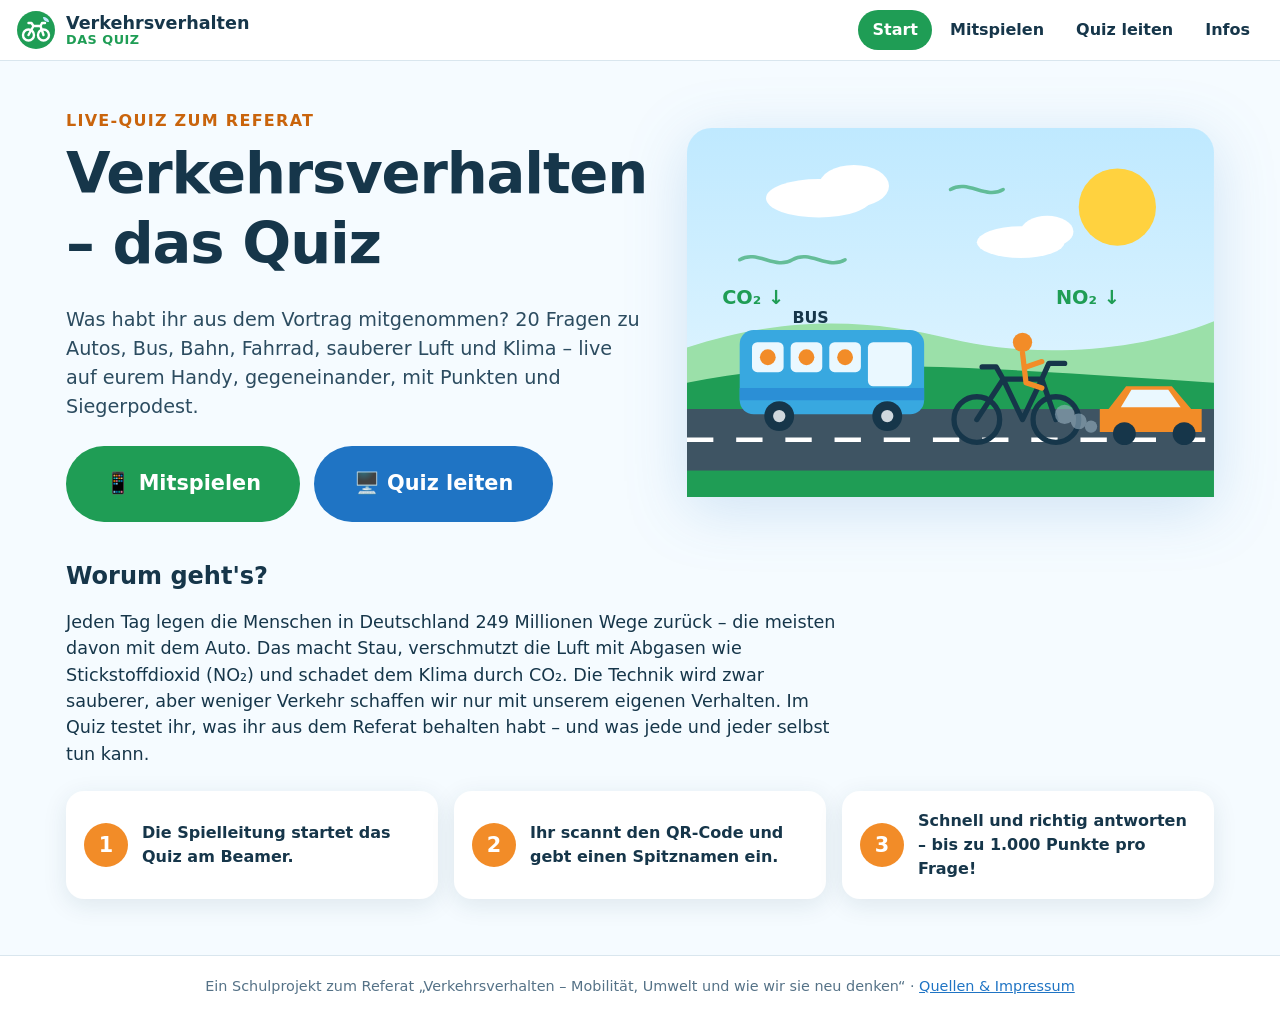
<file: verkehrsquiz/index.html>
<!doctype html>
<html lang="de">
<head>
  <meta charset="utf-8">
  <meta name="viewport" content="width=device-width, initial-scale=1">
  <title>Verkehrsverhalten – das Quiz</title>
  <meta name="description" content="Live-Quiz zum Referat „Verkehrsverhalten – Mobilität, Umwelt und wie wir sie neu denken“.">
  <meta name="theme-color" content="#1f9d55">
  <link rel="icon" href="assets/favicon.svg" type="image/svg+xml">
  <link rel="stylesheet" href="assets/style.css">
</head>
<body class="page-start">
  <header data-site-header></header>
  <main>
    <section class="hero">
      <div class="hero-text">
        <p class="eyebrow">Live-Quiz zum Referat</p>
        <h1>Verkehrsverhalten – das Quiz</h1>
        <p class="lead">Was habt ihr aus dem Vortrag mitgenommen? 20 Fragen zu Autos, Bus, Bahn, Fahrrad, sauberer Luft und Klima – live auf eurem Handy, gegeneinander, mit Punkten und Siegerpodest.</p>
        <div class="hero-actions">
          <a class="btn btn-primary btn-big" href="mitspielen/">📱 Mitspielen</a>
          <a class="btn btn-secondary btn-big" href="leiten/">🖥️ Quiz leiten</a>
        </div>
      </div>
      <div class="hero-art">
        <svg viewBox="0 0 600 420" role="img" aria-label="Illustration: Fahrrad, Bus und Auto auf einer Straße unter blauem Himmel mit sauberer Luft">
          <defs>
            <linearGradient id="sky" x1="0" y1="0" x2="0" y2="1"><stop offset="0" stop-color="#bfe9ff"/><stop offset="1" stop-color="#eaf8ff"/></linearGradient>
          </defs>
          <rect width="600" height="420" rx="28" fill="url(#sky)"/>
          <circle cx="490" cy="90" r="44" fill="#ffd23f"/>
          <g fill="#fff"><ellipse cx="150" cy="80" rx="60" ry="22"/><ellipse cx="190" cy="66" rx="40" ry="24"/><ellipse cx="380" cy="130" rx="50" ry="18"/><ellipse cx="410" cy="118" rx="30" ry="18"/></g>
          <g stroke="#1f9d55" stroke-width="4" fill="none" stroke-linecap="round" opacity=".6"><path d="M60 150c20-12 40 12 60 0s40 12 60 0"/><path d="M300 70c20-12 40 12 60 0"/></g>
          <path d="M0 250c120-40 220-30 300-10s200 20 300-20v200H0z" fill="#9be0a9"/>
          <path d="M0 290c150-30 300-20 600 0v130H0z" fill="#1f9d55"/>
          <rect y="320" width="600" height="70" fill="#3e5463"/>
          <g stroke="#fff" stroke-width="5" stroke-dasharray="30 26"><line x1="0" y1="355" x2="600" y2="355"/></g>
          <g transform="translate(60 230)"><rect x="0" y="0" width="210" height="96" rx="16" fill="#38a8e0"/><rect x="0" y="66" width="210" height="14" fill="#2b8fd6"/>
            <g fill="#eaf8ff"><rect x="14" y="14" width="36" height="34" rx="6"/><rect x="58" y="14" width="36" height="34" rx="6"/><rect x="102" y="14" width="36" height="34" rx="6"/><rect x="146" y="14" width="50" height="50" rx="6"/></g>
            <g fill="#f28c28"><circle cx="32" cy="31" r="9"/><circle cx="76" cy="31" r="9"/><circle cx="120" cy="31" r="9"/></g>
            <g fill="#16364a"><circle cx="45" cy="98" r="17"/><circle cx="168" cy="98" r="17"/></g><g fill="#cfd8de"><circle cx="45" cy="98" r="7"/><circle cx="168" cy="98" r="7"/></g>
            <text x="60" y="-8" font-size="18" font-weight="700" fill="#16364a">BUS</text></g>
          <g transform="translate(310 270)" stroke="#16364a" stroke-width="6" fill="none" stroke-linecap="round" stroke-linejoin="round">
            <circle cx="20" cy="62" r="26"/><circle cx="110" cy="62" r="26"/><path d="M20 62l30-46h44l16 46M50 16l-8-14h-16M94 16l8-18h18M50 16l22 46 22-46"/>
            <circle cx="72" cy="-26" r="11" fill="#f28c28" stroke="none"/><path d="M72-14l4 34 18 6M76 2l18-6" stroke="#f28c28"/></g>
          <g transform="translate(470 296)"><path d="M10 24l20-26h52l22 26h12v26H0V24z" fill="#f28c28"/><path d="M36 2h42l14 20H24z" fill="#eaf8ff"/>
            <g fill="#16364a"><circle cx="28" cy="52" r="13"/><circle cx="96" cy="52" r="13"/></g>
            <g fill="#9fb8c8" opacity=".55"><circle cx="-10" cy="44" r="7"/><circle cx="-24" cy="38" r="9"/><circle cx="-40" cy="30" r="11"/></g></g>
          <g font-size="22" font-weight="800" fill="#1f9d55"><text x="40" y="200">CO₂ ↓</text><text x="420" y="200">NO₂ ↓</text></g>
        </svg>
      </div>
    </section>

    <section class="about">
      <h2>Worum geht's?</h2>
      <p>Jeden Tag legen die Menschen in Deutschland 249 Millionen Wege zurück – die meisten davon mit dem Auto. Das macht Stau, verschmutzt die Luft mit Abgasen wie Stickstoffdioxid (NO₂) und schadet dem Klima durch CO₂. Die Technik wird zwar sauberer, aber weniger Verkehr schaffen wir nur mit unserem eigenen Verhalten. Im Quiz testet ihr, was ihr aus dem Referat behalten habt – und was jede und jeder selbst tun kann.</p>
      <div class="how">
        <div class="how-step"><span>1</span><p>Die Spielleitung startet das Quiz am Beamer.</p></div>
        <div class="how-step"><span>2</span><p>Ihr scannt den QR-Code und gebt einen Spitznamen ein.</p></div>
        <div class="how-step"><span>3</span><p>Schnell und richtig antworten – bis zu 1.000 Punkte pro Frage!</p></div>
      </div>
    </section>
  </main>
  <footer data-site-footer></footer>
  <script type="module">import { renderChrome } from './assets/common.js'; renderChrome('start');</script>
</body>
</html>
</file>
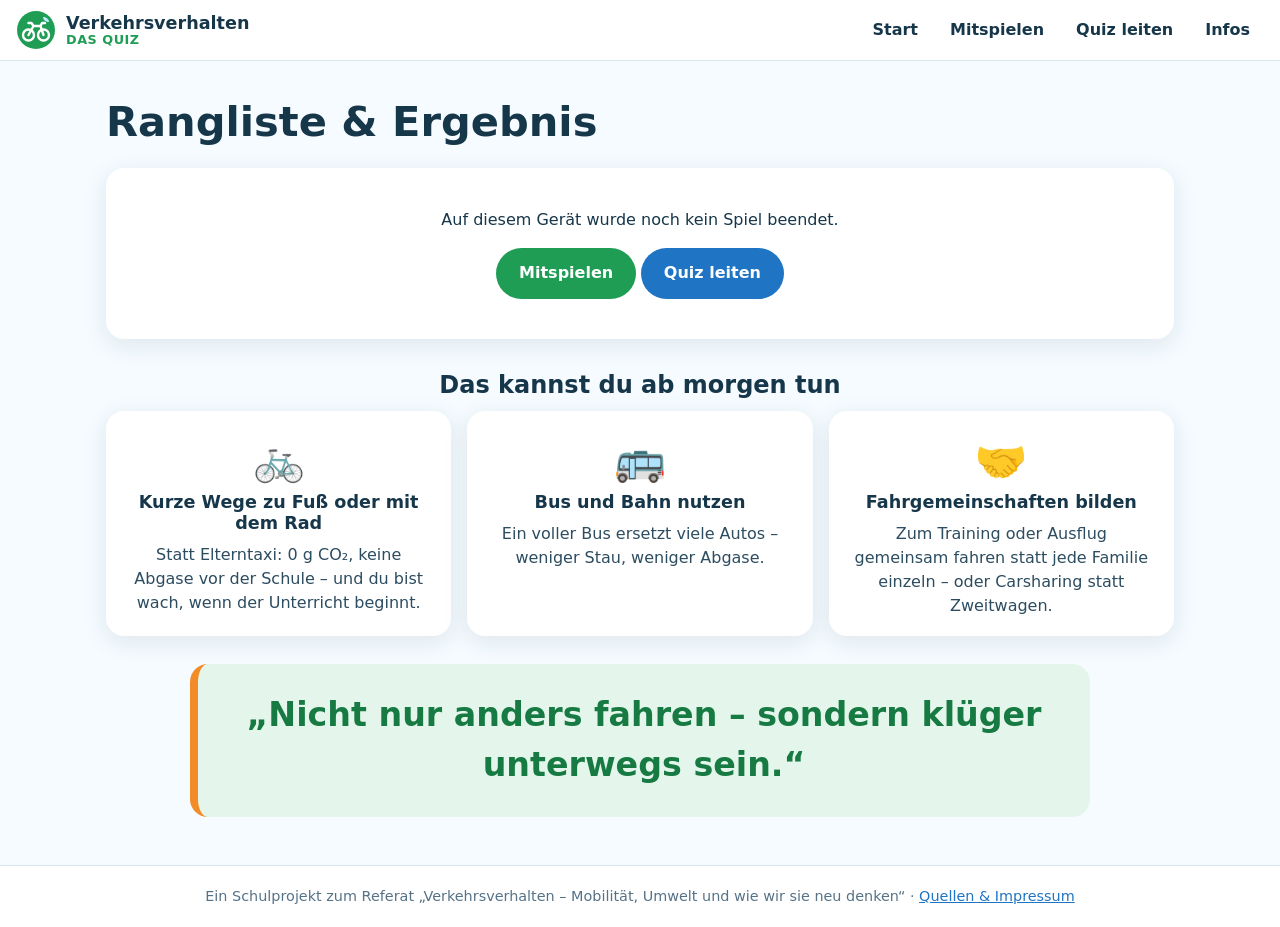
<file: verkehrsquiz/ergebnis/index.html>
<!doctype html>
<html lang="de">
<head>
  <meta charset="utf-8">
  <meta name="viewport" content="width=device-width, initial-scale=1">
  <title>Ergebnis – Verkehrsverhalten-Quiz</title>
  <meta name="theme-color" content="#1f9d55">
  <link rel="icon" href="../assets/favicon.svg" type="image/svg+xml">
  <link rel="stylesheet" href="../assets/style.css">
</head>
<body class="page-result">
  <header data-site-header></header>
  <main class="container" id="result"></main>
  <footer data-site-footer></footer>
  <script type="module">
    import { renderChrome, store, podiumHTML, rankingTableHTML, tipsHTML, exportResult, confetti, esc, link } from '../assets/common.js';
    import { TIPS, QUOTE } from '../assets/questions.js';
    renderChrome('');
    const el = document.getElementById('result');
    const r = store('vq_result');
    const date = r ? new Date(r.date).toLocaleString('de-DE', { dateStyle: 'medium', timeStyle: 'short' }) : '';
    const mine = r && r.me ? r.ranking.find((p) => p.id === r.me) : null;
    el.innerHTML = `
      <h1 class="page-title">Rangliste &amp; Ergebnis</h1>
      ${r && r.ranking.length ? `
        <p class="muted">Spiel ${esc(r.code)} · ${esc(date)} · ${r.total} Fragen gewertet</p>
        ${mine ? `<p class="my-result">Du bist auf <b>Platz ${mine.rank}</b> mit <b>${mine.score.toLocaleString('de-DE')} Punkten</b> (${mine.correct} von ${r.total} richtig).</p>` : ''}
        ${podiumHTML(r.ranking)}
        <div class="result-actions"><button class="btn btn-secondary" id="export">⬇ Rangliste als Datei (CSV)</button></div>
        ${rankingTableHTML(r.ranking, r.total, r.me)}`
      : `<div class="empty-result"><p>Auf diesem Gerät wurde noch kein Spiel beendet.</p>
         <p><a class="btn btn-primary" href="${link('mitspielen/')}">Mitspielen</a> <a class="btn btn-secondary" href="${link('leiten/')}">Quiz leiten</a></p></div>`}
      ${tipsHTML(TIPS, QUOTE)}`;
    document.getElementById('export')?.addEventListener('click', () => exportResult(r));
    if (r && r.ranking.length) confetti(4000);
  </script>
</body>
</html>
</file>
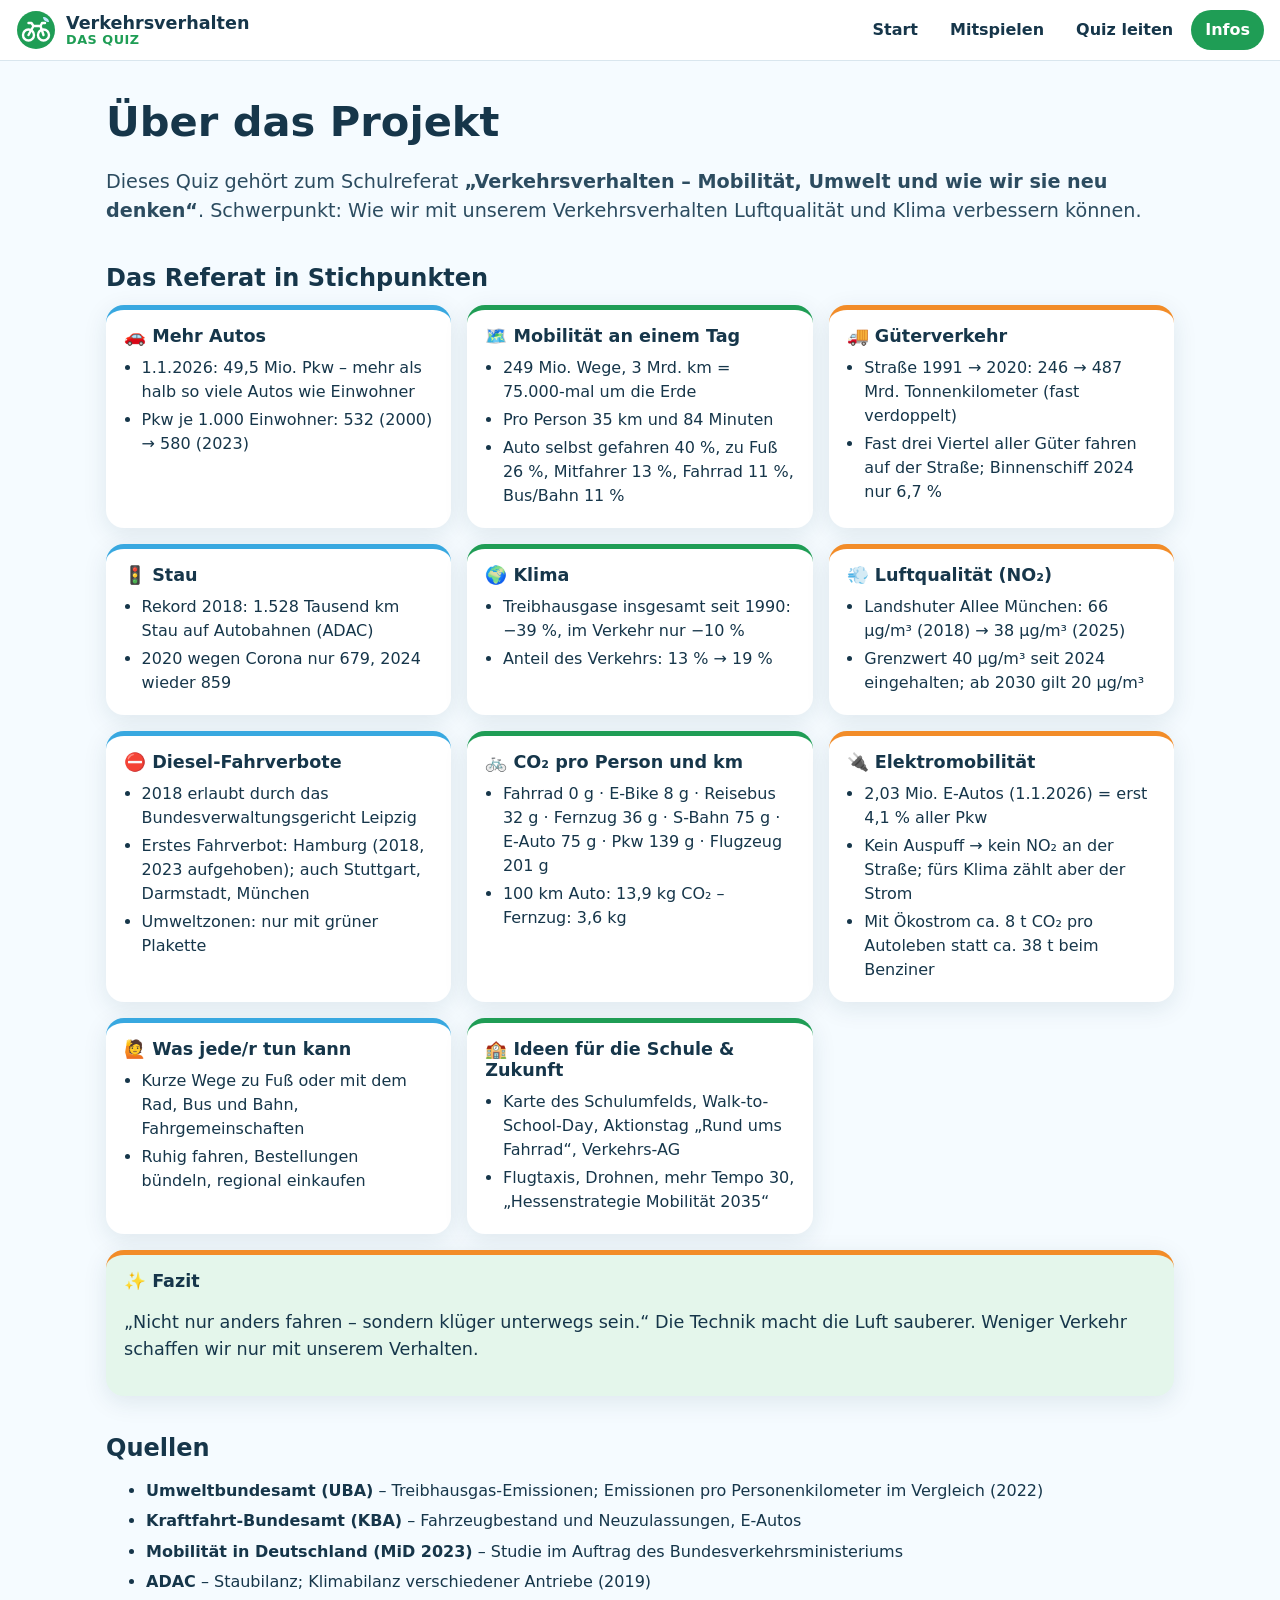
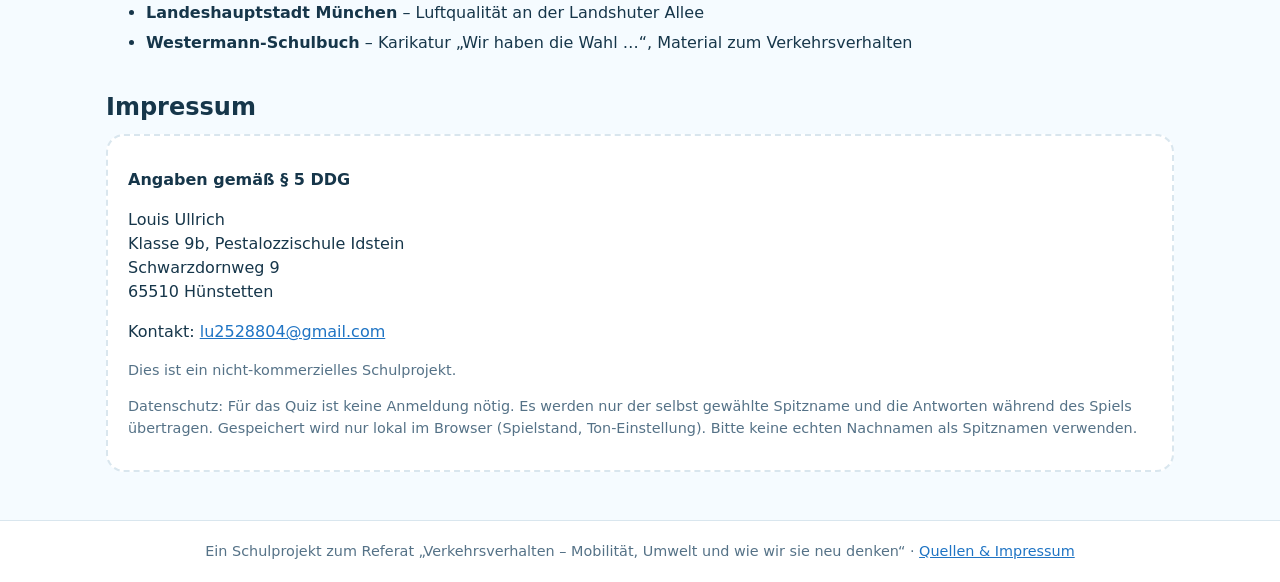
<file: verkehrsquiz/infos/index.html>
<!doctype html>
<html lang="de">
<head>
  <meta charset="utf-8">
  <meta name="viewport" content="width=device-width, initial-scale=1">
  <title>Über das Projekt – Verkehrsverhalten-Quiz</title>
  <meta name="theme-color" content="#1f9d55">
  <link rel="icon" href="../assets/favicon.svg" type="image/svg+xml">
  <link rel="stylesheet" href="../assets/style.css">
</head>
<body class="page-infos">
  <header data-site-header></header>
  <main class="container prose">
    <h1 class="page-title">Über das Projekt</h1>
    <p class="lead">Dieses Quiz gehört zum Schulreferat <b>„Verkehrsverhalten – Mobilität, Umwelt und wie wir sie neu denken“</b>. Schwerpunkt: Wie wir mit unserem Verkehrsverhalten Luftqualität und Klima verbessern können.</p>

    <h2>Das Referat in Stichpunkten</h2>
    <div class="facts">
      <article><h3>🚗 Mehr Autos</h3><ul><li>1.1.2026: 49,5 Mio. Pkw – mehr als halb so viele Autos wie Einwohner</li><li>Pkw je 1.000 Einwohner: 532 (2000) → 580 (2023)</li></ul></article>
      <article><h3>🗺️ Mobilität an einem Tag</h3><ul><li>249 Mio. Wege, 3 Mrd. km = 75.000-mal um die Erde</li><li>Pro Person 35 km und 84 Minuten</li><li>Auto selbst gefahren 40 %, zu Fuß 26 %, Mitfahrer 13 %, Fahrrad 11 %, Bus/Bahn 11 %</li></ul></article>
      <article><h3>🚚 Güterverkehr</h3><ul><li>Straße 1991 → 2020: 246 → 487 Mrd. Tonnenkilometer (fast verdoppelt)</li><li>Fast drei Viertel aller Güter fahren auf der Straße; Binnenschiff 2024 nur 6,7 %</li></ul></article>
      <article><h3>🚦 Stau</h3><ul><li>Rekord 2018: 1.528 Tausend km Stau auf Autobahnen (ADAC)</li><li>2020 wegen Corona nur 679, 2024 wieder 859</li></ul></article>
      <article><h3>🌍 Klima</h3><ul><li>Treibhausgase insgesamt seit 1990: −39 %, im Verkehr nur −10 %</li><li>Anteil des Verkehrs: 13 % → 19 %</li></ul></article>
      <article><h3>💨 Luftqualität (NO₂)</h3><ul><li>Landshuter Allee München: 66 µg/m³ (2018) → 38 µg/m³ (2025)</li><li>Grenzwert 40 µg/m³ seit 2024 eingehalten; ab 2030 gilt 20 µg/m³</li></ul></article>
      <article><h3>⛔ Diesel-Fahrverbote</h3><ul><li>2018 erlaubt durch das Bundesverwaltungsgericht Leipzig</li><li>Erstes Fahrverbot: Hamburg (2018, 2023 aufgehoben); auch Stuttgart, Darmstadt, München</li><li>Umweltzonen: nur mit grüner Plakette</li></ul></article>
      <article><h3>🚲 CO₂ pro Person und km</h3><ul><li>Fahrrad 0 g · E-Bike 8 g · Reisebus 32 g · Fernzug 36 g · S-Bahn 75 g · E-Auto 75 g · Pkw 139 g · Flugzeug 201 g</li><li>100 km Auto: 13,9 kg CO₂ – Fernzug: 3,6 kg</li></ul></article>
      <article><h3>🔌 Elektromobilität</h3><ul><li>2,03 Mio. E-Autos (1.1.2026) = erst 4,1 % aller Pkw</li><li>Kein Auspuff → kein NO₂ an der Straße; fürs Klima zählt aber der Strom</li><li>Mit Ökostrom ca. 8 t CO₂ pro Autoleben statt ca. 38 t beim Benziner</li></ul></article>
      <article><h3>🙋 Was jede/r tun kann</h3><ul><li>Kurze Wege zu Fuß oder mit dem Rad, Bus und Bahn, Fahrgemeinschaften</li><li>Ruhig fahren, Bestellungen bündeln, regional einkaufen</li></ul></article>
      <article><h3>🏫 Ideen für die Schule &amp; Zukunft</h3><ul><li>Karte des Schulumfelds, Walk-to-School-Day, Aktionstag „Rund ums Fahrrad“, Verkehrs-AG</li><li>Flugtaxis, Drohnen, mehr Tempo 30, „Hessenstrategie Mobilität 2035“</li></ul></article>
      <article class="fazit"><h3>✨ Fazit</h3><p>„Nicht nur anders fahren – sondern klüger unterwegs sein.“ Die Technik macht die Luft sauberer. Weniger Verkehr schaffen wir nur mit unserem Verhalten.</p></article>
    </div>

    <h2>Quellen</h2>
    <ul class="sources">
      <li><b>Umweltbundesamt (UBA)</b> – Treibhausgas-Emissionen; Emissionen pro Personenkilometer im Vergleich (2022)</li>
      <li><b>Kraftfahrt-Bundesamt (KBA)</b> – Fahrzeugbestand und Neuzulassungen, E-Autos</li>
      <li><b>Mobilität in Deutschland (MiD 2023)</b> – Studie im Auftrag des Bundesverkehrsministeriums</li>
      <li><b>ADAC</b> – Staubilanz; Klimabilanz verschiedener Antriebe (2019)</li>
      <li><b>Landeshauptstadt München</b> – Luftqualität an der Landshuter Allee</li>
      <li><b>Westermann-Schulbuch</b> – Karikatur „Wir haben die Wahl …“, Material zum Verkehrsverhalten</li>
    </ul>

    <h2 id="impressum">Impressum</h2>
    <div class="impressum">
      <p><b>Angaben gemäß § 5 DDG</b></p>
      <p>Louis Ullrich<br>Klasse 9b, Pestalozzischule Idstein<br>Schwarzdornweg 9<br>65510 Hünstetten</p>
      <p>Kontakt: <a href="mailto:lu2528804@gmail.com">lu2528804@gmail.com</a></p>
      <p class="muted small">Dies ist ein nicht-kommerzielles Schulprojekt.</p>
      <p class="muted small">Datenschutz: Für das Quiz ist keine Anmeldung nötig. Es werden nur der selbst gewählte Spitzname und die Antworten während des Spiels übertragen. Gespeichert wird nur lokal im Browser (Spielstand, Ton-Einstellung). Bitte keine echten Nachnamen als Spitznamen verwenden.</p>
    </div>
  </main>
  <footer data-site-footer></footer>
  <script type="module">import { renderChrome } from '../assets/common.js'; renderChrome('infos');</script>
</body>
</html>
</file>
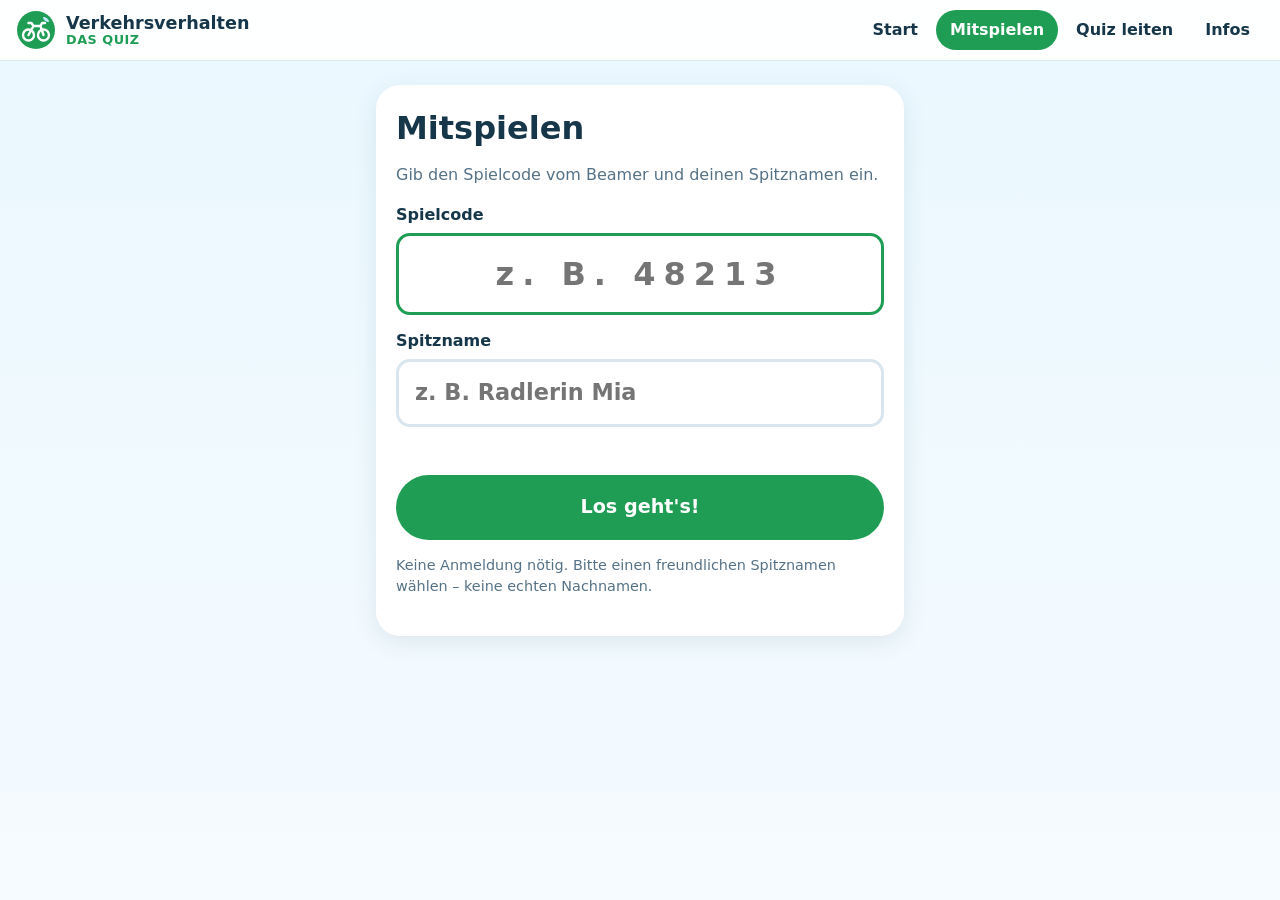
<file: verkehrsquiz/mitspielen/index.html>
<!doctype html>
<html lang="de">
<head>
  <meta charset="utf-8">
  <meta name="viewport" content="width=device-width, initial-scale=1, viewport-fit=cover">
  <title>Mitspielen – Verkehrsverhalten-Quiz</title>
  <meta name="theme-color" content="#1f9d55">
  <link rel="icon" href="../assets/favicon.svg" type="image/svg+xml">
  <link rel="stylesheet" href="../assets/style.css">
</head>
<body class="player">
  <header data-site-header></header>
  <main id="app" class="player-app"><p class="muted" style="text-align:center;padding:2rem">Lädt …</p></main>
  <div class="conn-banner" role="status">Verbindung wird wiederhergestellt …</div>
  <script type="module">import { renderChrome } from '../assets/common.js'; renderChrome('mitspielen');</script>
  <script type="module" src="../assets/player.js"></script>
</body>
</html>
</file>
<file: verkehrsquiz/assets/style.css>
/* =========================================================
   Verkehrsverhalten – das Quiz · Stylesheet
   Farben: Grün, Himmelblau, Weiß – Orange als Akzent
   ========================================================= */
:root {
  --green: #1f9d55;
  --green-dark: #167a42;
  --green-light: #e4f6eb;
  --sky: #38a8e0;
  --sky-dark: #1f74c4;
  --sky-light: #e6f5fd;
  --orange: #f28c28;
  --orange-dark: #c9640c;
  --ink: #16364a;
  --muted: #557287;
  --line: #d9e6ee;
  --bg: #f5fbff;
  --card: #ffffff;
  --danger: #d6453a;
  /* Antwortkacheln: Farbe UND Symbol */
  --t0: #d9661a;  /* ▲ orange */
  --t1: #1f74c4;  /* ◆ blau   */
  --t2: #178a4a;  /* ● grün   */
  --t3: #6a4cc4;  /* ■ lila   */
  --radius: 18px;
  --shadow: 0 6px 24px rgba(22, 54, 74, .10);
  font-family: "Segoe UI", system-ui, -apple-system, Roboto, "Helvetica Neue", Arial, sans-serif;
  color: var(--ink);
  -webkit-text-size-adjust: 100%;
}
* { box-sizing: border-box; }
html, body { margin: 0; }
body { background: var(--bg); min-height: 100vh; min-height: 100dvh; display: flex; flex-direction: column; line-height: 1.5; }
main { flex: 1; }
a { color: var(--sky-dark); }
h1, h2, h3 { line-height: 1.2; margin: 0 0 .5em; }
img, svg { max-width: 100%; }
.muted { color: var(--muted); }
.small { font-size: .9em; }
kbd { background: #fff; border: 1px solid var(--line); border-bottom-width: 3px; border-radius: 6px; padding: 0 .4em; font: inherit; font-size: .9em; }
code { background: var(--sky-light); padding: 0 .3em; border-radius: 4px; }
.container { width: min(1100px, 100%); margin: 0 auto; padding: 24px 16px 48px; }

/* ---------- Kopfzeile ---------- */
.site-header {
  position: sticky; top: 0; z-index: 20;
  display: flex; align-items: center; gap: 16px; justify-content: space-between;
  padding: 10px 16px; background: rgba(255, 255, 255, .95); backdrop-filter: blur(8px);
  border-bottom: 1px solid var(--line);
}
.brand { display: flex; align-items: center; gap: 10px; text-decoration: none; color: var(--ink); font-weight: 800; font-size: 1.1rem; line-height: 1.05; }
.brand svg { width: 40px; height: 40px; flex: none; }
.brand small { display: block; font-weight: 600; color: var(--green); font-size: .8rem; letter-spacing: .04em; text-transform: uppercase; }
.site-nav { display: flex; gap: 4px; flex-wrap: wrap; }
.site-nav a { text-decoration: none; color: var(--ink); font-weight: 600; padding: 8px 14px; border-radius: 999px; }
.site-nav a:hover { background: var(--sky-light); }
.site-nav a[aria-current="page"] { background: var(--green); color: #fff; }
.nav-toggle { display: none; background: none; border: 0; font-size: 1.6rem; color: var(--ink); cursor: pointer; padding: 4px 8px; }
@media (max-width: 720px) {
  .nav-toggle { display: block; }
  .site-nav { display: none; position: absolute; left: 0; right: 0; top: 100%; background: #fff; flex-direction: column; padding: 8px 16px 16px; border-bottom: 1px solid var(--line); box-shadow: var(--shadow); }
  .site-header.nav-open .site-nav { display: flex; }
}
.site-footer { text-align: center; color: var(--muted); font-size: .9rem; padding: 20px 16px; border-top: 1px solid var(--line); background: #fff; }
.site-footer p { margin: 0; }

/* ---------- Buttons ---------- */
.btn {
  display: inline-flex; align-items: center; justify-content: center; gap: .4em;
  font: inherit; font-weight: 700; text-decoration: none; cursor: pointer;
  padding: .7em 1.3em; border-radius: 999px; border: 2px solid transparent;
  background: #fff; color: var(--ink); transition: transform .1s, box-shadow .2s, background .2s;
  min-height: 44px;
}
.btn:hover { transform: translateY(-1px); box-shadow: var(--shadow); }
.btn:active { transform: translateY(1px); }
.btn:focus-visible, .tile:focus-visible { outline: 4px solid var(--orange); outline-offset: 3px; }
.btn[disabled] { opacity: .45; cursor: not-allowed; transform: none; box-shadow: none; }
.btn-primary { background: var(--green); color: #fff; }
.btn-primary:hover { background: var(--green-dark); }
.btn-secondary { background: var(--sky-dark); color: #fff; }
.btn-ghost { background: #fff; border-color: var(--line); }
.btn-danger { background: #fff; color: var(--danger); border-color: #f2c7c3; }
.btn-big { font-size: 1.2em; padding: .85em 1.6em; }
.btn-small { min-height: 34px; padding: .3em .9em; font-size: .9em; }
.btn-block { width: 100%; }
.icon-btn { background: #fff; border: 2px solid var(--line); border-radius: 12px; font-size: 1.3rem; width: 46px; height: 46px; cursor: pointer; color: var(--ink); }
.icon-btn.small { width: 38px; height: 38px; font-size: 1.05rem; }

/* ---------- Startseite ---------- */
.hero { display: grid; grid-template-columns: 1.05fr 1fr; gap: 40px; align-items: center; width: min(1180px, 100%); margin: 0 auto; padding: 48px 16px 24px; }
.eyebrow { color: var(--orange-dark); font-weight: 800; text-transform: uppercase; letter-spacing: .08em; margin: 0 0 .4em; }
.hero h1 { font-size: clamp(2.1rem, 5vw, 3.6rem); letter-spacing: -.02em; }
.lead { font-size: 1.2rem; color: #2c4c60; }
.hero-actions { display: flex; flex-wrap: wrap; gap: 14px; margin-top: 24px; }
.hero-actions .btn { font-size: 1.3rem; padding: 1em 1.8em; }
.hero-art svg { width: 100%; height: auto; filter: drop-shadow(0 12px 30px rgba(31, 116, 196, .18)); }
.about { width: min(1180px, 100%); margin: 0 auto; padding: 16px 16px 56px; }
.about > p { font-size: 1.1rem; max-width: 70ch; }
.how { display: grid; grid-template-columns: repeat(3, 1fr); gap: 16px; margin-top: 24px; }
.how-step { background: #fff; border-radius: var(--radius); padding: 18px; box-shadow: var(--shadow); display: flex; gap: 14px; align-items: center; }
.how-step span { flex: none; width: 44px; height: 44px; border-radius: 50%; background: var(--orange); color: #fff; font-weight: 800; font-size: 1.3rem; display: grid; place-items: center; }
.how-step p { margin: 0; font-weight: 600; }
@media (max-width: 820px) {
  .hero { grid-template-columns: 1fr; padding-top: 24px; gap: 20px; }
  .hero-art { order: -1; }
  .how { grid-template-columns: 1fr; }
  .hero-actions .btn { flex: 1 1 200px; }
}

/* ---------- Infos & Ergebnis ---------- */
.page-title { font-size: clamp(1.8rem, 4vw, 2.6rem); margin-top: .3em; }
.prose h2 { margin-top: 1.6em; }
.facts { display: grid; grid-template-columns: repeat(auto-fill, minmax(260px, 1fr)); gap: 16px; }
.facts article { background: #fff; border-radius: var(--radius); padding: 16px 18px; box-shadow: var(--shadow); border-top: 5px solid var(--sky); }
.facts article:nth-child(3n+2) { border-top-color: var(--green); }
.facts article:nth-child(3n) { border-top-color: var(--orange); }
.facts h3 { font-size: 1.1rem; }
.facts ul { margin: 0; padding-left: 1.1em; }
.facts li { margin: .25em 0; }
.facts .fazit { grid-column: 1 / -1; background: var(--green-light); border-top-color: var(--green); font-size: 1.1rem; }
.sources li { margin: .4em 0; }
.impressum { background: #fff; border-radius: var(--radius); padding: 16px 20px; border: 2px dashed var(--line); }
.my-result { font-size: 1.25rem; background: var(--green-light); padding: 12px 18px; border-radius: var(--radius); }
.result-actions { text-align: center; margin: 12px 0 20px; }
.empty-result { background: #fff; padding: 24px; border-radius: var(--radius); box-shadow: var(--shadow); text-align: center; }

/* ---------- Podest & Rangliste ---------- */
.podium { display: grid; grid-template-columns: repeat(3, 1fr); align-items: end; gap: 14px; max-width: 760px; margin: 20px auto 28px; }
.podium-place { text-align: center; animation: rise .8s cubic-bezier(.2, .9, .3, 1.2) both; animation-delay: var(--d, 0s); }
.podium-name { font-weight: 800; font-size: 1.3em; word-break: break-word; }
.podium-score { color: var(--muted); font-weight: 700; margin-bottom: 6px; }
.podium-block { border-radius: 14px 14px 0 0; color: #fff; font-size: 2.6em; font-weight: 900; display: grid; place-items: center; }
.podium-place.first .podium-block { height: 11em; height: clamp(150px, 22vh, 260px); background: linear-gradient(#f9b54a, var(--orange)); }
.podium-place.second .podium-block { height: clamp(110px, 16vh, 190px); background: linear-gradient(#5fc0ef, var(--sky-dark)); }
.podium-place.third .podium-block { height: clamp(80px, 11vh, 140px); background: linear-gradient(#4cc27f, var(--green-dark)); }
@keyframes rise { from { opacity: 0; transform: translateY(60px); } }
.ranking-table { width: 100%; border-collapse: collapse; background: #fff; border-radius: var(--radius); overflow: hidden; box-shadow: var(--shadow); }
.ranking-table th, .ranking-table td { padding: .55em .8em; text-align: left; border-bottom: 1px solid var(--line); }
.ranking-table th { background: var(--sky-light); font-size: .9em; text-transform: uppercase; letter-spacing: .04em; }
.ranking-table td:nth-child(3), .ranking-table th:nth-child(3) { text-align: right; font-variant-numeric: tabular-nums; font-weight: 700; }
.ranking-table tr.me td { background: #fff4e6; font-weight: 800; }
.ranking-table td:nth-child(2) { word-break: break-word; }
.chg { font-weight: 800; font-size: .9em; white-space: nowrap; }
.chg.up { color: var(--green); }
.chg.down { color: var(--danger); }
.chg.same, .chg.new { color: var(--muted); }

/* ---------- Tipps & Zitat ---------- */
.tips { margin-top: 32px; }
.tips h2 { text-align: center; }
.tip-grid { display: grid; grid-template-columns: repeat(auto-fit, minmax(220px, 1fr)); gap: 16px; }
.tip { background: #fff; border-radius: var(--radius); padding: 18px; box-shadow: var(--shadow); text-align: center; }
.tip-icon { font-size: 2.6rem; }
.tip h3 { font-size: 1.1rem; }
.tip p { margin: 0; color: #2c4c60; }
.final-quote { margin: 28px auto 0; max-width: 900px; text-align: center; font-size: clamp(1.3rem, 2.6vw, 2.2rem); font-weight: 800; color: var(--green-dark); background: var(--green-light); border-radius: var(--radius); padding: .8em 1em; border-left: 8px solid var(--orange); }
.final-quote.small { font-size: 1.15rem; }
.tips.compact ul { list-style: none; padding: 0; margin: 0; text-align: left; }
.tips.compact li { background: #fff; border-radius: 12px; padding: 10px 12px; margin: 8px 0; box-shadow: var(--shadow); }
.tips.compact h2 { font-size: 1.15rem; margin-top: 18px; }

/* ---------- Antwortkacheln ---------- */
.tile { position: relative; border: 0; color: #fff; border-radius: var(--radius); display: flex; align-items: center; gap: .6em; padding: .7em 1em; font: inherit; font-weight: 700; text-align: left; box-shadow: 0 5px 0 rgba(0, 0, 0, .18); }
.tile.t0, .t0 { --c: var(--t0); }
.tile.t1, .t1 { --c: var(--t1); }
.tile.t2, .t2 { --c: var(--t2); }
.tile.t3, .t3 { --c: var(--t3); }
.tile { background: var(--c); }
.tile .sym { font-size: 1.5em; line-height: 1; flex: none; width: 1.4em; text-align: center; }
.tile .tick { margin-left: auto; font-size: 1.4em; background: #fff; color: var(--green); border-radius: 50%; width: 1.5em; height: 1.5em; display: grid; place-items: center; flex: none; }
.tile.is-wrong { opacity: .28; filter: grayscale(.4); }
.tile.is-correct { outline: 6px solid #fff; box-shadow: 0 0 0 10px var(--green), 0 8px 24px rgba(0, 0, 0, .2); animation: pop .5s; }
@keyframes pop { 50% { transform: scale(1.04); } }

/* =========================================================
   SPIELLEITUNG / BEAMER
   ========================================================= */
body.host { background: linear-gradient(160deg, #eaf8ff 0%, #f5fbff 55%, #e9f7ef 100%); overflow-x: hidden; }
body.host[data-phase] .site-header { display: none; }
.host-shell { flex: 1; display: flex; flex-direction: column; min-height: 0; font-size: clamp(16px, 1.15vw + .5vh, 34px); }
.host-topbar { display: flex; justify-content: space-between; align-items: center; gap: 12px; padding: .5em 1em; flex-wrap: wrap; }
.tb-left, .tb-right { display: flex; align-items: center; gap: .6em; flex-wrap: wrap; }
.tb-code, .tb-q, .tb-players, .net-status { background: #fff; border-radius: 999px; padding: .25em .9em; font-weight: 700; box-shadow: var(--shadow); font-size: .85em; }
.tb-code b { color: var(--green-dark); letter-spacing: .08em; }
.tb-home { font-weight: 700; text-decoration: none; }
.net-status::before { content: "●"; margin-right: .35em; color: var(--green); }
.net-status[data-state="connecting"]::before { color: var(--orange); }
.net-status[data-state="error"]::before { color: var(--danger); }
.host-stage { flex: 1; position: relative; padding: .5em 1.4em 1em; display: flex; flex-direction: column; min-height: 0; }
.host-stage > section { flex: 1; display: flex; flex-direction: column; animation: fadeIn .35s ease; }
@keyframes fadeIn { from { opacity: 0; transform: translateY(12px); } }
.host-controls { display: flex; justify-content: center; gap: .6em; flex-wrap: wrap; padding: .7em 1em; background: rgba(255, 255, 255, .85); border-top: 1px solid var(--line); position: sticky; bottom: 0; font-size: max(15px, .75em); }
.host-controls:empty { display: none; }

/* Setup */
.setup { justify-content: center; align-items: center; text-align: center; max-width: 900px; margin: 0 auto; }
.setup h1 { font-size: 2.6em; }
.setup-lead { font-size: 1.15em; }
.setup-actions { display: flex; flex-direction: column; gap: .8em; margin: 1em 0; }
.setup-hints { list-style: none; padding: 0; color: var(--muted); font-size: .85em; }
.setup-hints li { margin: .3em 0; }
.demo-hint { background: #fff4e6; color: #7a4100; border: 2px solid #fbd3a6; border-radius: 12px; padding: .5em .9em; font-size: .8em; }

/* Lobby */
.lobby { display: grid !important; grid-template-columns: minmax(0, 1fr) minmax(0, 1.3fr); gap: 1.5em; align-items: start; }
.lobby-join { background: #fff; border-radius: 24px; padding: 1em 1.2em; box-shadow: var(--shadow); text-align: center; }
.lobby-step { font-size: 1.3em; font-weight: 800; margin: 0 0 .3em; }
.qr-box { width: min(100%, 34vh); margin: 0 auto; }
.qr-box svg { width: 100%; height: auto; display: block; }
.lobby-url { font-weight: 700; color: var(--sky-dark); margin: .2em 0 .4em; word-break: break-all; font-size: .95em; }
.lobby-codelabel { margin: 0; text-transform: uppercase; letter-spacing: .1em; font-weight: 700; color: var(--muted); font-size: .8em; }
.big-code { display: flex; justify-content: center; gap: .15em; }
.big-code span { font-size: 3.6em; font-weight: 900; line-height: 1.1; color: var(--green-dark); background: var(--green-light); border-radius: 14px; padding: 0 .18em; font-variant-numeric: tabular-nums; }
.lobby-players h2 { font-size: 2em; }
.lobby-players h2 span { color: var(--green); }
.player-chips { list-style: none; padding: 0; margin: 0; display: flex; flex-wrap: wrap; gap: .5em; }
.player-chips li { background: #fff; border-radius: 999px; padding: .3em .4em .3em 1em; font-weight: 800; font-size: 1.1em; box-shadow: var(--shadow); display: flex; align-items: center; gap: .3em; animation: chipIn .45s cubic-bezier(.2, .9, .3, 1.4); border: 3px solid var(--sky); }
.player-chips li:nth-child(4n+2) { border-color: var(--green); }
.player-chips li:nth-child(4n+3) { border-color: var(--orange); }
.player-chips li:nth-child(4n) { border-color: var(--t3); }
.player-chips li.offline { opacity: .45; border-style: dashed; }
.chip-x { border: 0; background: var(--bg); color: var(--muted); width: 1.5em; height: 1.5em; border-radius: 50%; cursor: pointer; font-size: .9em; font-weight: 800; }
.chip-x:hover { background: var(--danger); color: #fff; }
@keyframes chipIn { from { transform: scale(.3); opacity: 0; } }
.lobby-empty { color: var(--muted); font-size: 1.2em; }

/* Frage */
.q-kicker { margin: 0 0 .3em; color: var(--sky-dark); font-weight: 800; text-transform: uppercase; letter-spacing: .06em; font-size: .85em; }
.q-head { display: flex; align-items: center; gap: 1em; }
.q-text { font-size: 2.3em; font-weight: 800; letter-spacing: -.01em; margin: 0; }
.q-text.small { font-size: 1.5em; margin-bottom: .5em; }
.q-row { display: flex; gap: 1.2em; align-items: center; margin-bottom: 1em; flex: 1; }
.q-row .q-text { flex: 1; }
.q-side { flex: none; text-align: center; }
.answered { margin: .3em 0 0; font-weight: 700; color: var(--muted); line-height: 1.2; }
.answered b { font-size: 1.6em; color: var(--ink); }
.countdown { position: relative; width: 5.5em; height: 5.5em; }
.countdown svg { width: 100%; height: 100%; transform: rotate(-90deg); }
.cd-bg { fill: #fff; stroke: var(--line); stroke-width: 10; }
.cd-fg { fill: none; stroke: var(--green); stroke-width: 10; stroke-linecap: round; stroke-dasharray: 100; transition: stroke-dashoffset .1s linear, stroke .3s; }
.countdown span { position: absolute; inset: 0; display: grid; place-items: center; font-size: 2.2em; font-weight: 900; }
.countdown.hurry .cd-fg { stroke: var(--danger); }
.countdown.hurry span { color: var(--danger); animation: pulse 1s infinite; }
@keyframes pulse { 50% { transform: scale(1.15); } }
.answer-grid { display: grid; grid-template-columns: 1fr 1fr; gap: .7em; }
.host .answer-grid .tile { font-size: 1.35em; min-height: 3.2em; }
.answer-grid.n2 .tile { min-height: 4em; font-size: 1.7em; justify-content: center; }
.double-badge { background: var(--orange); color: #fff; font-weight: 900; padding: .2em .8em; border-radius: 999px; animation: pulse 1.2s infinite; }
.double-banner { align-self: center; background: linear-gradient(90deg, var(--orange), #ffb347); color: #fff; font-weight: 900; font-size: 1.8em; padding: .4em 1.2em; border-radius: 999px; margin: .4em 0 .6em; animation: pulse 1s infinite; box-shadow: 0 8px 30px rgba(242, 140, 40, .4); text-align: center; }
.double-banner b { background: #fff; color: var(--orange-dark); border-radius: 999px; padding: 0 .4em; margin-left: .3em; }
.double-banner.small { font-size: 1.1em; }

/* Vorbereitung */
.ready { justify-content: center; align-items: center; text-align: center; }
.ready .q-text { font-size: 2.8em; max-width: 30ch; }
.ready-bar { width: min(600px, 80%); height: 14px; background: #fff; border-radius: 999px; margin: 1.2em auto 0; overflow: hidden; box-shadow: inset 0 0 0 2px var(--line); }
.ready-bar span { display: block; height: 100%; width: 0; background: var(--sky); border-radius: 999px; transition: width .1s linear; }

/* Pause */
.paused-overlay { position: absolute; inset: 0; display: grid; place-items: center; background: rgba(245, 251, 255, .8); backdrop-filter: blur(3px); z-index: 5; }
.paused-overlay span { background: var(--ink); color: #fff; font-size: 2.4em; font-weight: 900; padding: .4em 1.2em; border-radius: 999px; }
body.player .paused-overlay { position: fixed; }

/* Auflösung */
.reveal-grid { display: grid; grid-template-columns: minmax(0, .9fr) minmax(0, 1.1fr); gap: 1.4em; flex: 1; align-items: start; }
.dist { display: grid; grid-template-columns: repeat(var(--n, 4), 1fr); grid-auto-flow: column; gap: .7em; min-height: 9em; align-items: end; background: #fff; border-radius: var(--radius); padding: .7em; box-shadow: var(--shadow); }
.dist-col { display: flex; flex-direction: column; align-items: center; justify-content: flex-end; height: 100%; }
.dist-num { font-weight: 900; font-size: 1.3em; }
.dist-bar { width: 100%; height: calc(var(--p) * 5.5em); min-height: 6px; background: var(--c); border-radius: 10px 10px 4px 4px; animation: growUp .9s cubic-bezier(.2, .8, .3, 1) both; opacity: .35; }
.dist-col.is-correct .dist-bar { opacity: 1; }
.dist-sym { color: var(--c); font-weight: 900; font-size: 1.3em; margin-top: .1em; }
@keyframes growUp { from { height: 0; } }
.correct-answer { margin-top: .8em; display: flex; align-items: center; gap: .6em; background: var(--green-light); border: 4px solid var(--green); border-radius: var(--radius); padding: .5em .9em; font-size: 1.35em; font-weight: 800; }
.correct-answer small { display: block; font-size: .6em; color: var(--green-dark); text-transform: uppercase; letter-spacing: .06em; }
.correct-answer .sym { background: var(--c); color: #fff; border-radius: 10px; width: 1.6em; height: 1.6em; display: grid; place-items: center; flex: none; }
.reveal-stat { font-weight: 700; color: var(--muted); }
.explain { display: flex; gap: .6em; background: #fff; border-radius: var(--radius); padding: .8em 1em; box-shadow: var(--shadow); border-left: 8px solid var(--orange); font-size: 1.15em; }
.explain p { margin: 0; }
.explain-icon { font-size: 1.5em; }
.chart { margin: .9em 0 0; background: #fff; border-radius: var(--radius); padding: .7em 1em; box-shadow: var(--shadow); }
.chart figcaption { font-weight: 800; margin-bottom: .3em; font-size: .9em; }
.chart svg { width: 100%; height: auto; display: block; max-height: 36vh; }
.chart-note { margin: .2em 0 0; color: var(--muted); font-size: .75em; }
.bar-grow { transform-origin: left center; animation: growX .9s cubic-bezier(.2, .8, .3, 1) both; animation-delay: calc(var(--i, 0) * 70ms); transform-box: fill-box; }
@keyframes growX { from { transform: scaleX(0); } }
.line-draw { stroke-dasharray: 1; stroke-dashoffset: 1; animation: draw 1.2s ease forwards .2s; }
@keyframes draw { to { stroke-dashoffset: 0; } }

/* Zwischenstand */
.board h1 { font-size: 2.2em; text-align: center; }
.board h1 small { display: block; font-size: .5em; color: var(--muted); font-weight: 700; }
.leader { --row: 3.4em; position: relative; list-style: none; padding: 0; margin: .5em auto; width: min(1100px, 100%); height: calc(var(--rows) * var(--row)); }
.leader-row { position: absolute; left: 0; right: 0; height: calc(var(--row) - .5em); top: calc(var(--pos) * var(--row)); display: flex; align-items: center; gap: .8em; background: #fff; border-radius: var(--radius); padding: 0 1em; box-shadow: var(--shadow); font-size: 1.3em; transition: top 1.1s cubic-bezier(.3, .9, .3, 1.1), opacity .6s; }
.leader-row[data-from="5"] { opacity: 0; }
.leader-row.moved { opacity: 1; }
.leader-row:nth-child(1) .lr-rank { background: var(--orange); }
.lr-rank { width: 1.8em; height: 1.8em; border-radius: 50%; background: var(--sky-dark); color: #fff; display: grid; place-items: center; font-weight: 900; flex: none; }
.lr-name { font-weight: 800; flex: 1; overflow: hidden; text-overflow: ellipsis; white-space: nowrap; }
.lr-correct { color: var(--muted); font-weight: 700; font-size: .85em; }
.lr-gain { color: var(--green); font-weight: 800; font-size: .85em; animation: fadeIn .6s .9s both; }
.lr-score { font-weight: 900; font-variant-numeric: tabular-nums; min-width: 4.5em; text-align: right; }
.board-more { text-align: center; color: var(--muted); font-weight: 700; }

/* Finale */
.final h1 { text-align: center; font-size: 2.4em; margin-bottom: 0; }
.final .podium { font-size: 1.1em; max-width: 1000px; }
.final-grid { display: grid; grid-template-columns: minmax(0, 1fr) minmax(0, 1fr); gap: 1.5em; align-items: start; }
.final-table { max-height: 60vh; overflow: auto; border-radius: var(--radius); }
.final .tips { margin-top: 0; }
.final .tip-grid { grid-template-columns: 1fr; gap: .6em; }
.final .tip { display: grid; grid-template-columns: auto 1fr; text-align: left; gap: 0 .8em; padding: .7em 1em; }
.final .tip-icon { grid-row: span 2; font-size: 2em; }
.final .tip h3 { margin: 0; }
.final .tip p { font-size: .8em; }
.final .final-quote { font-size: 1.4em; margin-top: .8em; }

/* Spieler-Dialog */
.players-dialog { border: 0; border-radius: 20px; padding: 20px; width: min(560px, calc(100% - 32px)); box-shadow: 0 20px 60px rgba(0, 0, 0, .3); }
.players-dialog::backdrop { background: rgba(22, 54, 74, .5); }
.players-dialog ul { list-style: none; padding: 0; max-height: 60vh; overflow: auto; }
.players-dialog li { display: flex; align-items: center; gap: 10px; padding: 8px 0; border-bottom: 1px solid var(--line); }
.pd-name { flex: 1; font-weight: 700; }
.pd-score { color: var(--muted); font-variant-numeric: tabular-nums; }
.dot { width: 12px; height: 12px; border-radius: 50%; flex: none; }
.dot.on { background: var(--green); }
.dot.off { background: #c3cfd7; }

@media (max-width: 900px) {
  .lobby, .reveal-grid, .final-grid { grid-template-columns: 1fr !important; }
  .q-row { flex-direction: column-reverse; align-items: stretch; }
  .q-side { display: flex; align-items: center; gap: 1em; justify-content: center; }
  .host-shell { font-size: 15px; }
  .answer-grid { grid-template-columns: 1fr; }
}

/* =========================================================
   HANDY / MITSPIELEN
   ========================================================= */
body.player { background: linear-gradient(180deg, #eaf8ff, #f5fbff); }
body.player[class*="phase-"] .site-header { display: none; }
.player-app { width: min(560px, 100%); margin: 0 auto; padding: 16px; display: flex; flex-direction: column; }
.join-card, .msg-card { background: #fff; border-radius: 24px; padding: 24px 20px; box-shadow: var(--shadow); margin-top: 8px; }
.msg-card { text-align: center; }
.join-card h1 { font-size: 2rem; }
.join-card label { display: block; font-weight: 800; margin: 14px 0 6px; }
.join-card input { width: 100%; font: inherit; font-size: 1.4rem; font-weight: 700; padding: 14px 16px; border: 3px solid var(--line); border-radius: 14px; color: var(--ink); background: #fff; }
.join-card input:focus { outline: none; border-color: var(--green); }
#f-code { letter-spacing: .25em; text-align: center; font-size: 2rem; }
.form-error { color: var(--danger); font-weight: 700; min-height: 1.5em; margin: 12px 0; }
.msg-icon { font-size: 3.4rem; line-height: 1.2; margin-bottom: 6px; }
.spinner { display: inline-block; width: 48px; height: 48px; border: 6px solid var(--line); border-top-color: var(--green); border-radius: 50%; animation: spin 1s linear infinite; }
@keyframes spin { to { transform: rotate(360deg); } }

body.player[class*="phase-"] .player-app { min-height: 100dvh; padding: 10px 12px calc(12px + env(safe-area-inset-bottom)); }
.p-top { display: flex; align-items: center; gap: 10px; background: #fff; border-radius: 999px; padding: 6px 6px 6px 16px; box-shadow: var(--shadow); }
.p-name { flex: 1; font-weight: 800; overflow: hidden; text-overflow: ellipsis; white-space: nowrap; }
.p-score { font-weight: 900; color: var(--green-dark); font-variant-numeric: tabular-nums; }
.p-body { flex: 1; display: flex; flex-direction: column; padding-top: 12px; }
.p-center { flex: 1; display: flex; flex-direction: column; justify-content: center; align-items: center; text-align: center; gap: 4px; }
.p-center h1 { font-size: 1.9rem; margin: 0; }
.p-center p { margin: .3em 0; font-size: 1.1rem; }
.p-center .btn { margin-top: 14px; }
.p-hint { text-align: center; font-weight: 600; color: var(--muted); margin: 8px 0; font-size: .95rem; }
.p-timerbar { height: 10px; background: #fff; border-radius: 999px; overflow: hidden; box-shadow: inset 0 0 0 2px var(--line); }
.p-timerbar span { display: block; height: 100%; background: var(--green); transition: width .25s linear; }
.p-tiles { flex: 1; display: grid; grid-template-columns: 1fr 1fr; grid-template-rows: 1fr 1fr; gap: 12px; min-height: 60vh; }
.p-tiles.n2 { grid-template-columns: 1fr; }
.p-tiles .tile { justify-content: center; flex-direction: column; font-size: 1.3rem; cursor: pointer; touch-action: manipulation; -webkit-tap-highlight-color: transparent; text-align: center; box-shadow: 0 7px 0 rgba(0, 0, 0, .2); }
.p-tiles .tile:active { transform: translateY(5px); box-shadow: 0 2px 0 rgba(0, 0, 0, .2); }
.p-tiles .tile .sym { font-size: 4.2rem; width: auto; }
.p-tiles.n2 .tile .sym { font-size: 3rem; }
.p-tiles .tile-text { font-size: 1.6rem; }
.sym-big { display: inline-grid; place-items: center; width: 1.6em; height: 1.6em; border-radius: 20px; background: var(--c); color: #fff; }
.sym-inline { display: inline-grid; place-items: center; width: 1.5em; height: 1.5em; border-radius: 6px; background: var(--c); color: #fff; font-weight: 900; }
.ready-bar span#p-ready { background: var(--orange); }
body.player .double-banner { font-size: 1.25rem; }

body.player.fb-right { background: linear-gradient(180deg, #2bb36a, var(--green-dark)); }
body.player.fb-wrong { background: linear-gradient(180deg, #e2695f, #b53a30); }
body.fb-right .p-center, body.fb-wrong .p-center { color: #fff; }
.fb-icon { width: 110px; height: 110px; border-radius: 50%; background: #fff; display: grid; place-items: center; font-size: 4rem; font-weight: 900; animation: pop .5s; }
.fb-right .fb-icon { color: var(--green); }
.fb-wrong .fb-icon { color: var(--danger); }
.fb-points { font-size: 2rem !important; font-weight: 900; }
.fb-streak { background: rgba(255, 255, 255, .2); border-radius: 999px; padding: 4px 14px; font-weight: 800; }
.fb-rank { background: rgba(0, 0, 0, .15); border-radius: 14px; padding: 8px 16px; font-size: 1.25rem !important; }
.fb-wrong .sym-inline, .fb-right .sym-inline { box-shadow: 0 0 0 2px #fff; }
.big-rank { font-size: 6rem; font-weight: 900; line-height: 1; color: var(--sky-dark); }

.conn-banner { display: none; position: fixed; left: 12px; right: 12px; bottom: 12px; background: var(--ink); color: #fff; text-align: center; padding: 10px; border-radius: 14px; font-weight: 700; z-index: 30; }
body.conn-lost .conn-banner { display: block; }

/* Konfetti */
.confetti { position: fixed; inset: 0; pointer-events: none; z-index: 100; }

@media (prefers-reduced-motion: reduce) {
  *, *::before, *::after { animation-duration: .01ms !important; animation-iteration-count: 1 !important; transition-duration: .01ms !important; }
}
.rejoin { background: var(--sky-light); border-radius: 16px; padding: 12px 14px; margin-bottom: 14px; }
.rejoin p { margin: 0 0 8px; }
</file>
